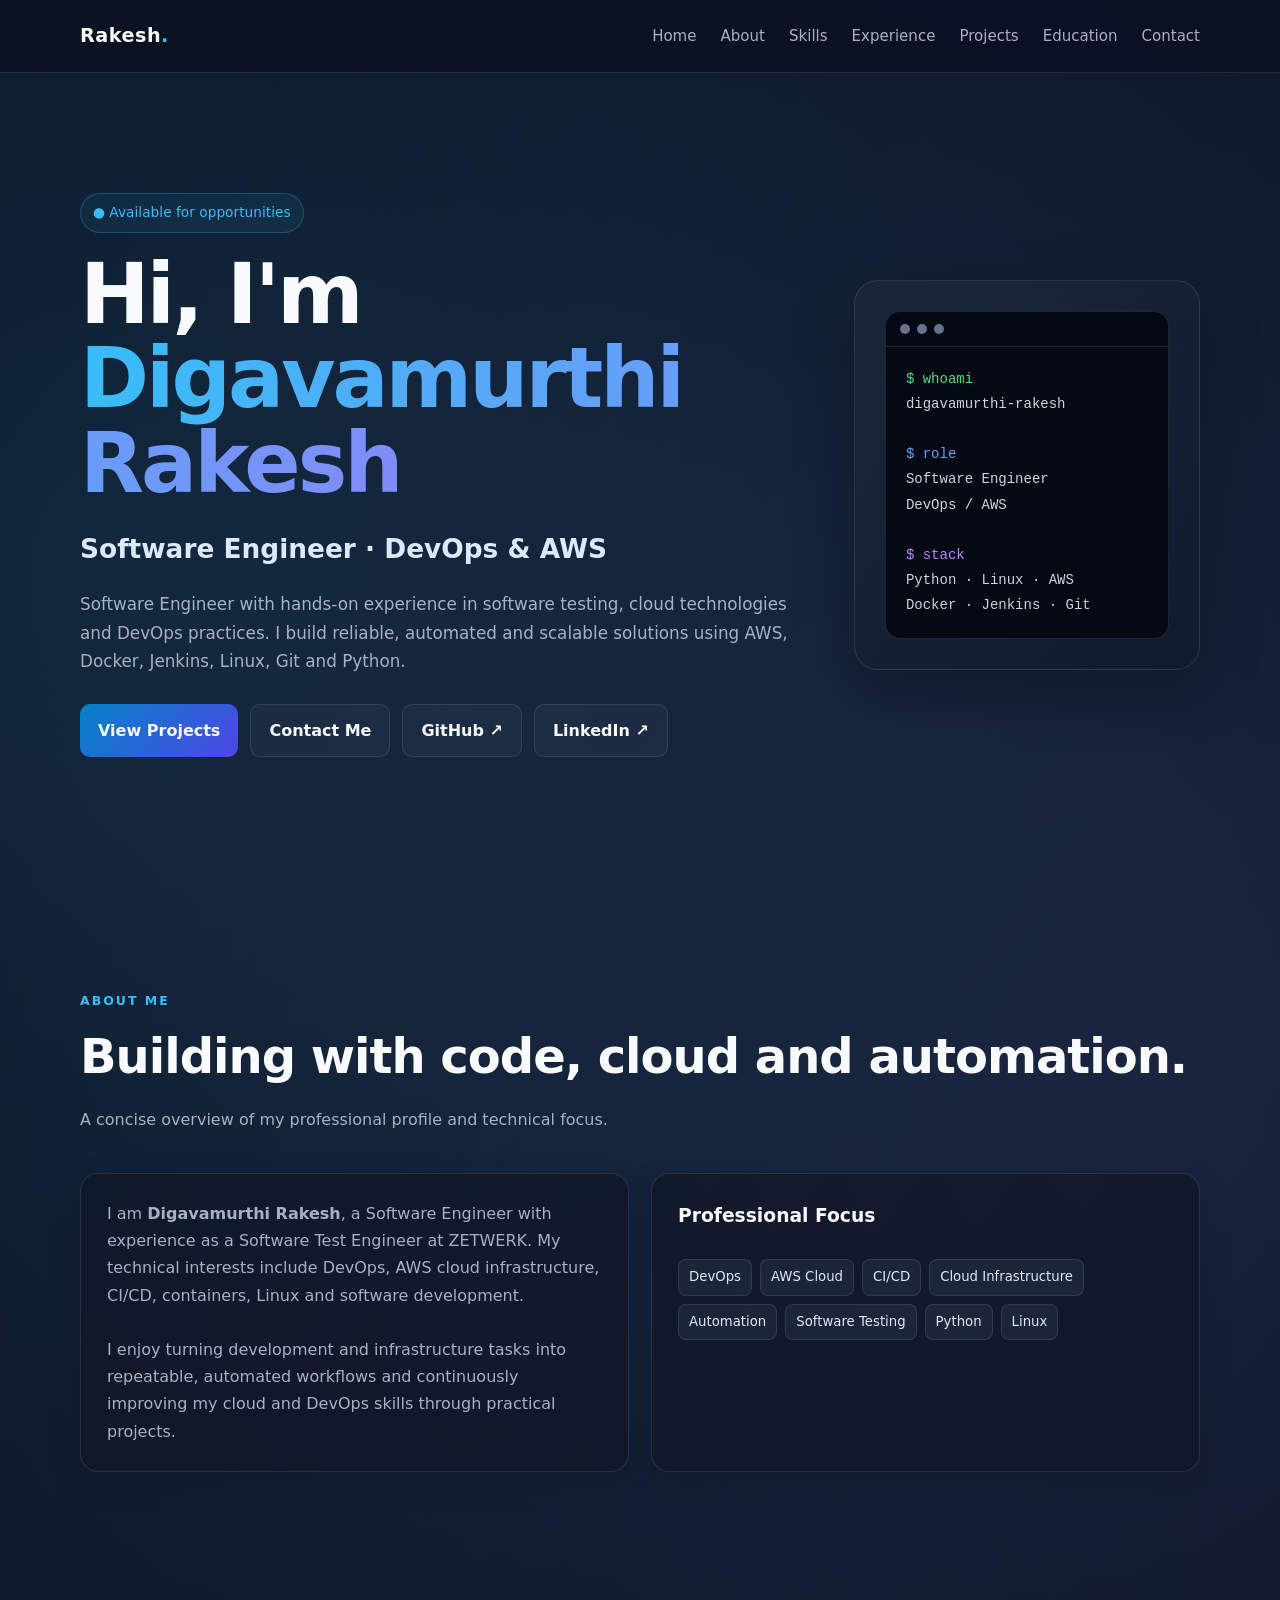
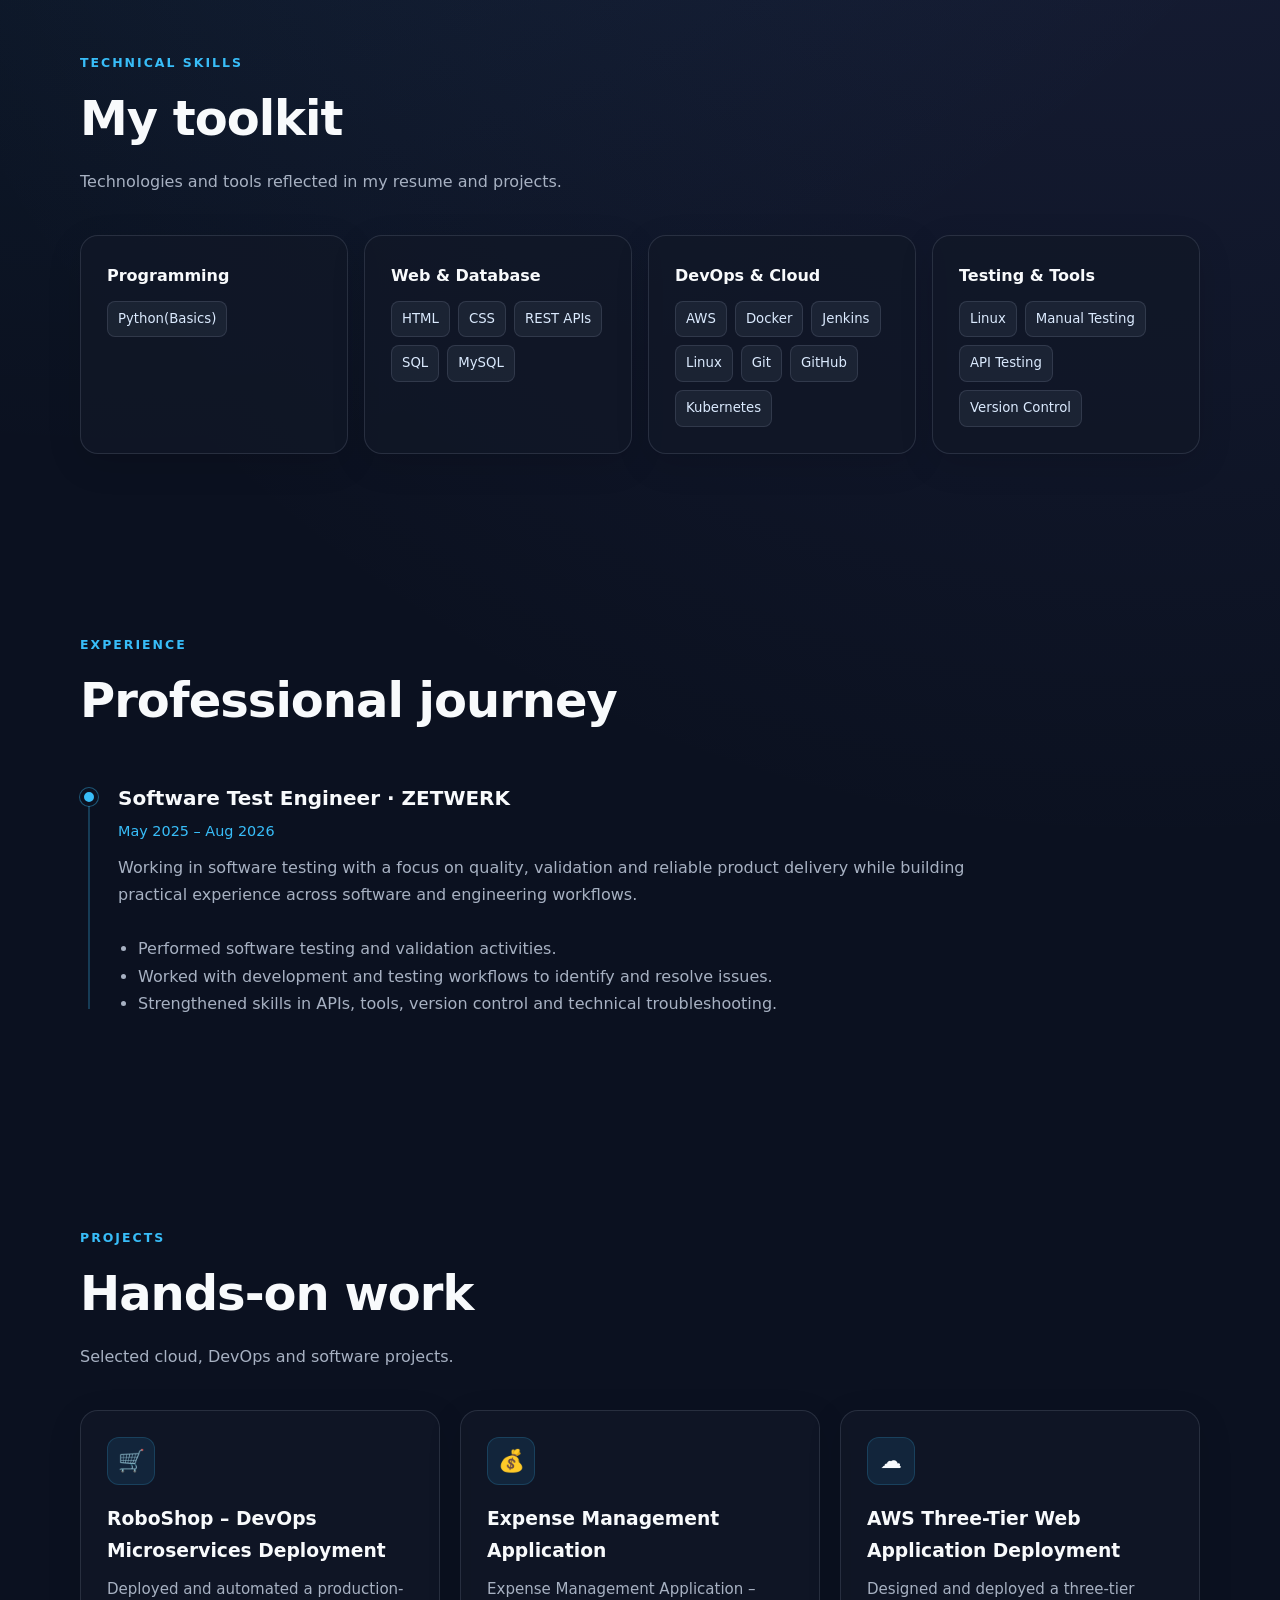
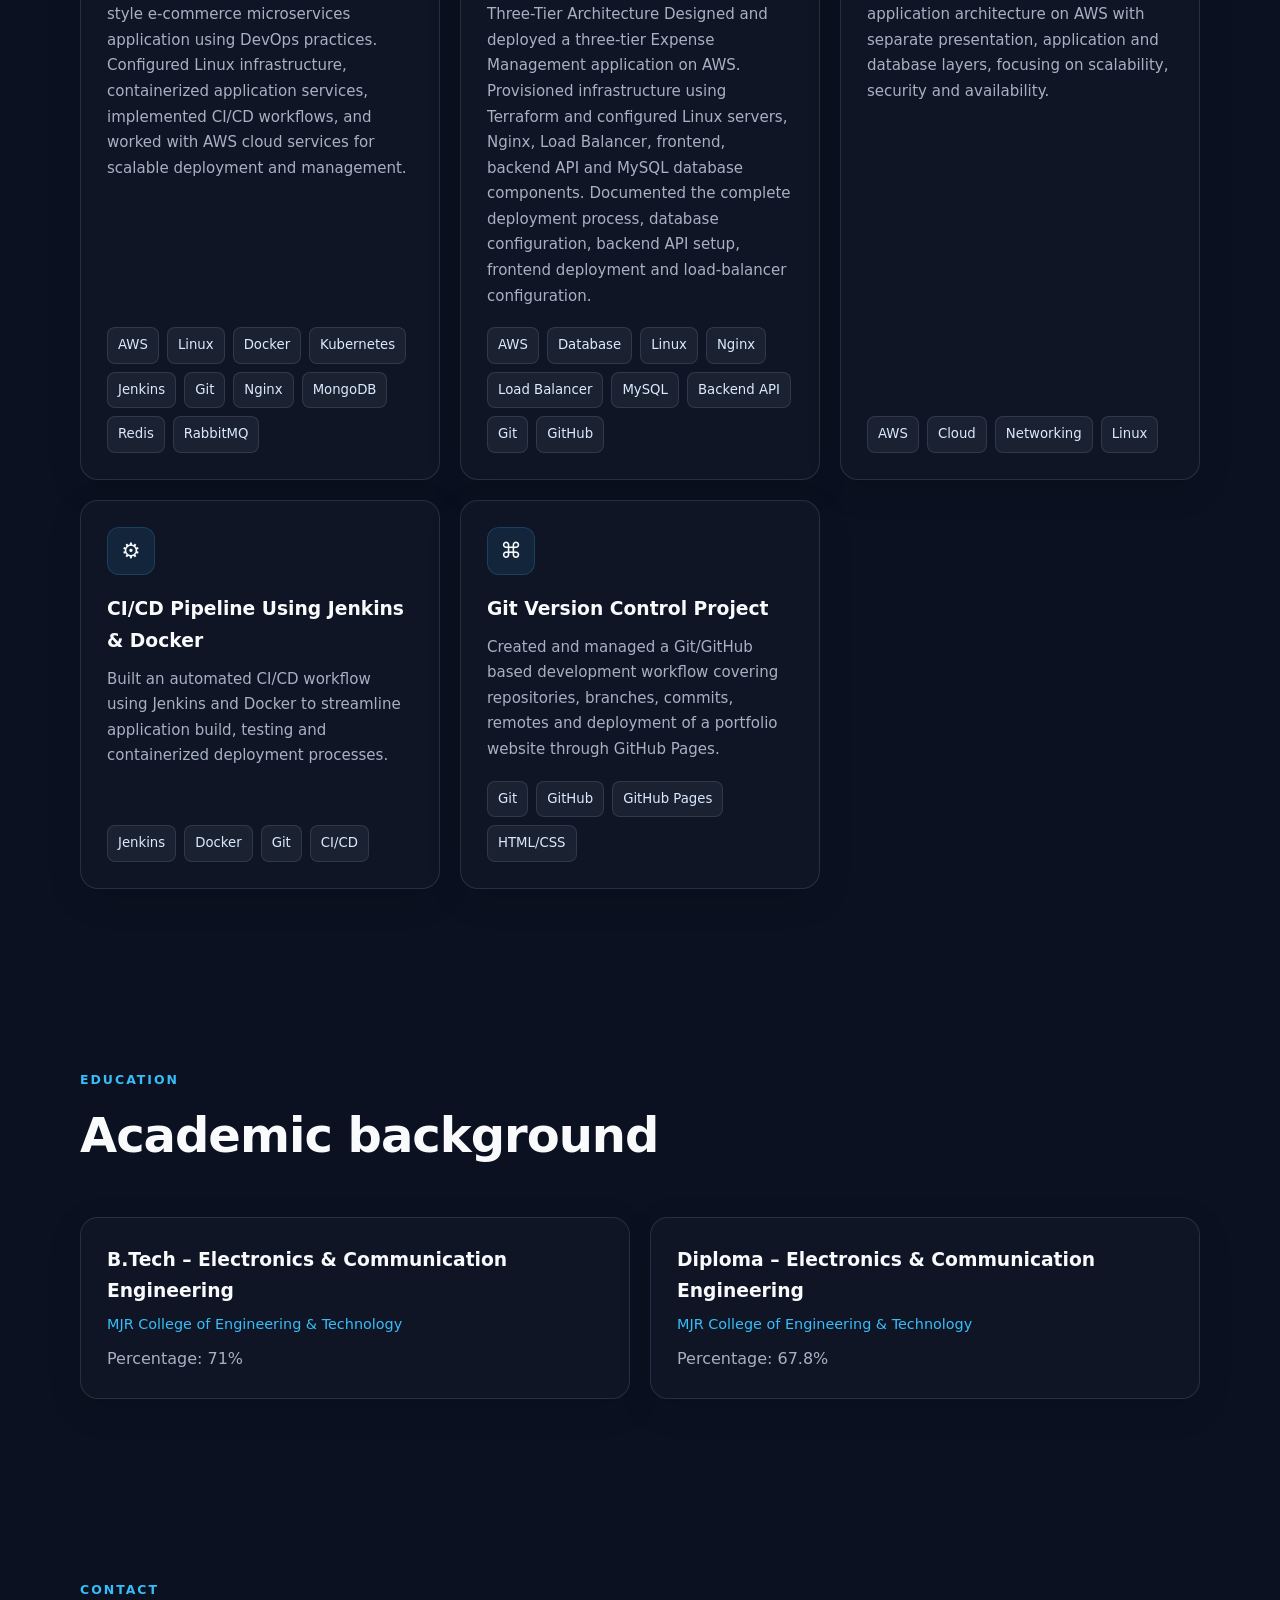
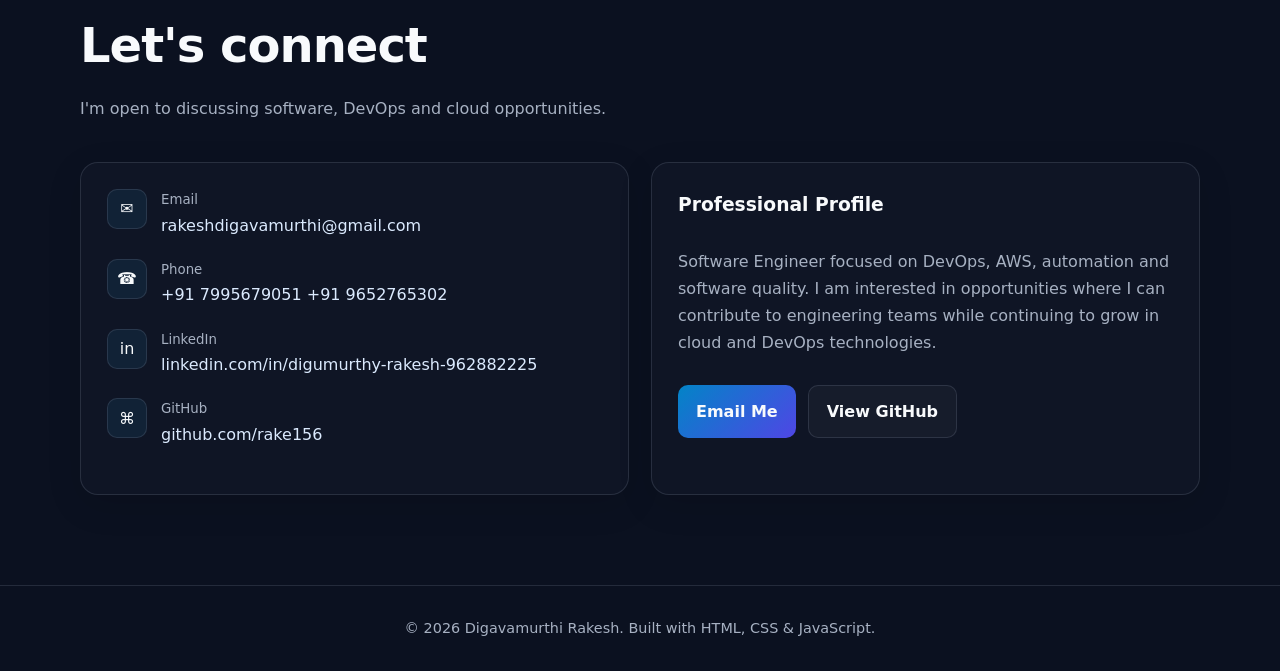
<file: index.html>
<!DOCTYPE html>
<html lang="en">
<head>
  <meta charset="UTF-8">
  <meta name="viewport" content="width=device-width, initial-scale=1.0">
  <meta name="description" content="Digavamurthi Rakesh - Software Engineer and DevOps/AWS professional portfolio">
  <meta name="keywords" content="Rakesh Digavamurthi, DevOps Engineer, AWS, Docker, Jenkins, Linux, Python, Software Engineer">
  <meta name="author" content="Digavamurthi Rakesh">
  <title>Rakesh Digavamurthi | Software Engineer | DevOps & AWS</title>

  <style>
    :root {
      --bg: #0b1120;
      --bg-soft: #111827;
      --card: rgba(17, 24, 39, 0.78);
      --text: #f8fafc;
      --muted: #a7b1c2;
      --accent: #38bdf8;
      --accent-2: #818cf8;
      --border: rgba(148, 163, 184, 0.18);
      --shadow: 0 20px 60px rgba(0,0,0,.28);
      --max: 1120px;
    }

    * { box-sizing: border-box; margin: 0; padding: 0; }
    html { scroll-behavior: smooth; }
    body {
      font-family: Inter, ui-sans-serif, system-ui, -apple-system, BlinkMacSystemFont, "Segoe UI", sans-serif;
      background:
        radial-gradient(circle at 10% 10%, rgba(56,189,248,.12), transparent 30%),
        radial-gradient(circle at 90% 20%, rgba(129,140,248,.12), transparent 30%),
        var(--bg);
      color: var(--text);
      line-height: 1.7;
    }

    a { color: inherit; text-decoration: none; }
    .container { width: min(92%, var(--max)); margin: auto; }

    /* Navigation */
    nav {
      position: fixed;
      top: 0;
      left: 0;
      width: 100%;
      z-index: 1000;
      background: rgba(11,17,32,.82);
      backdrop-filter: blur(16px);
      border-bottom: 1px solid var(--border);
    }

    .nav-inner {
      min-height: 72px;
      display: flex;
      align-items: center;
      justify-content: space-between;
      gap: 24px;
    }

    .logo {
      font-weight: 800;
      font-size: 1.2rem;
      letter-spacing: .5px;
    }

    .logo span { color: var(--accent); }

    .nav-links {
      display: flex;
      list-style: none;
      gap: 24px;
      align-items: center;
    }

    .nav-links a {
      color: var(--muted);
      font-size: .94rem;
      transition: .25s;
    }

    .nav-links a:hover { color: var(--text); }

    .menu-btn {
      display: none;
      border: 1px solid var(--border);
      background: transparent;
      color: var(--text);
      padding: 8px 11px;
      border-radius: 8px;
      cursor: pointer;
      font-size: 1.1rem;
    }

    /* Hero */
    .hero {
      min-height: 100vh;
      display: flex;
      align-items: center;
      padding: 120px 0 70px;
    }

    .hero-grid {
      display: grid;
      grid-template-columns: 1.35fr .65fr;
      gap: 55px;
      align-items: center;
    }

    .eyebrow {
      display: inline-flex;
      align-items: center;
      gap: 8px;
      color: var(--accent);
      border: 1px solid rgba(56,189,248,.25);
      background: rgba(56,189,248,.07);
      padding: 7px 12px;
      border-radius: 999px;
      font-size: .86rem;
      margin-bottom: 20px;
    }

    h1 {
      font-size: clamp(2.6rem, 7vw, 5.2rem);
      line-height: 1.02;
      letter-spacing: -3px;
      margin-bottom: 20px;
    }

    h1 span {
      background: linear-gradient(90deg, var(--accent), var(--accent-2));
      -webkit-background-clip: text;
      background-clip: text;
      color: transparent;
    }

    .hero h2 {
      color: #dbeafe;
      font-size: clamp(1.15rem, 2.5vw, 1.65rem);
      font-weight: 600;
      margin-bottom: 18px;
    }

    .hero p {
      color: var(--muted);
      max-width: 720px;
      font-size: 1.05rem;
    }

    .buttons {
      display: flex;
      flex-wrap: wrap;
      gap: 12px;
      margin-top: 28px;
    }

    .btn {
      display: inline-flex;
      align-items: center;
      justify-content: center;
      padding: 12px 18px;
      border-radius: 10px;
      border: 1px solid var(--border);
      font-weight: 700;
      transition: transform .2s, border-color .2s, background .2s;
    }

    .btn:hover { transform: translateY(-2px); border-color: rgba(56,189,248,.5); }
    .btn-primary {
      background: linear-gradient(135deg, #0284c7, #4f46e5);
      border: none;
    }
    .btn-secondary { background: rgba(255,255,255,.03); }

    .hero-card {
      padding: 30px;
      border: 1px solid var(--border);
      border-radius: 24px;
      background: linear-gradient(145deg, rgba(30,41,59,.75), rgba(15,23,42,.65));
      box-shadow: var(--shadow);
    }

    .terminal {
      border-radius: 15px;
      overflow: hidden;
      border: 1px solid var(--border);
      background: #050914;
    }

    .terminal-top {
      display: flex;
      gap: 7px;
      padding: 12px 14px;
      border-bottom: 1px solid var(--border);
    }

    .dot { width: 10px; height: 10px; border-radius: 50%; background: #64748b; }
    .terminal-body {
      padding: 20px;
      color: #cbd5e1;
      font: 14px/1.8 ui-monospace, SFMono-Regular, Menlo, Consolas, monospace;
    }
    .terminal-body .green { color: #4ade80; }
    .terminal-body .blue { color: #60a5fa; }
    .terminal-body .purple { color: #c084fc; }

    /* Sections */
    section { padding: 90px 0; }
    .section-title {
      margin-bottom: 40px;
    }

    .section-title .small {
      color: var(--accent);
      font-weight: 800;
      text-transform: uppercase;
      letter-spacing: 2px;
      font-size: .78rem;
    }

    .section-title h2 {
      font-size: clamp(2rem, 4vw, 3rem);
      margin-top: 5px;
      letter-spacing: -1px;
    }

    .section-title p {
      color: var(--muted);
      margin-top: 8px;
      max-width: 750px;
    }

    .about-grid, .contact-grid {
      display: grid;
      grid-template-columns: 1fr 1fr;
      gap: 22px;
    }

    .card {
      background: var(--card);
      border: 1px solid var(--border);
      border-radius: 18px;
      padding: 26px;
      box-shadow: 0 10px 35px rgba(0,0,0,.12);
    }

    .card p { color: var(--muted); }

    /* Skills */
    .skills-grid {
      display: grid;
      grid-template-columns: repeat(4, 1fr);
      gap: 16px;
    }

    .skill-card h3 {
      font-size: 1rem;
      margin-bottom: 12px;
    }

    .tags {
      display: flex;
      flex-wrap: wrap;
      gap: 8px;
    }

    .tag {
      padding: 6px 10px;
      border-radius: 8px;
      background: rgba(148,163,184,.09);
      border: 1px solid var(--border);
      color: #dbeafe;
      font-size: .83rem;
    }

    /* Experience */
    .timeline {
      position: relative;
      max-width: 900px;
    }

    .timeline::before {
      content: "";
      position: absolute;
      left: 8px;
      top: 8px;
      bottom: 8px;
      width: 2px;
      background: rgba(56,189,248,.25);
    }

    .timeline-item {
      position: relative;
      padding-left: 38px;
      margin-bottom: 30px;
    }

    .timeline-dot {
      position: absolute;
      left: 0;
      top: 7px;
      width: 18px;
      height: 18px;
      border-radius: 50%;
      background: var(--accent);
      border: 4px solid var(--bg);
      box-shadow: 0 0 0 1px rgba(56,189,248,.4);
    }

    .timeline-item h3 { font-size: 1.25rem; }
    .timeline-item .meta { color: var(--accent); margin: 4px 0 10px; font-size: .9rem; }
    .timeline-item p, .timeline-item li { color: var(--muted); }
    .timeline-item ul { padding-left: 20px; }

    /* Projects */
    .projects {
      display: grid;
      grid-template-columns: repeat(3, 1fr);
      gap: 20px;
    }

    .project {
      display: flex;
      flex-direction: column;
      min-height: 300px;
    }

    .project-icon {
      width: 48px;
      height: 48px;
      display: grid;
      place-items: center;
      border-radius: 12px;
      background: rgba(56,189,248,.1);
      border: 1px solid rgba(56,189,248,.18);
      font-size: 1.35rem;
      margin-bottom: 18px;
    }

    .project h3 { margin-bottom: 10px; }
    .project p { color: var(--muted); font-size: .94rem; flex: 1; }
    .project .tags { margin-top: 18px; }

    /* Education */
    .education {
      display: grid;
      grid-template-columns: 1fr 1fr;
      gap: 20px;
    }

    .education h3 { margin-bottom: 5px; }
    .education .meta { color: var(--accent); font-size: .9rem; margin-bottom: 8px; }
    .education p { color: var(--muted); }

    /* Contact */
    .contact-item {
      display: flex;
      gap: 14px;
      align-items: flex-start;
      margin-bottom: 20px;
    }

    .contact-icon {
      width: 40px;
      height: 40px;
      flex: 0 0 40px;
      display: grid;
      place-items: center;
      border-radius: 10px;
      background: rgba(56,189,248,.08);
      border: 1px solid var(--border);
    }

    .contact-item small { color: var(--muted); display: block; }
    .contact-item a { color: #dbeafe; word-break: break-word; }
    .contact-item a:hover { color: var(--accent); }

    footer {
      padding: 30px 0;
      border-top: 1px solid var(--border);
      color: var(--muted);
      text-align: center;
      font-size: .9rem;
    }

    .back-top {
      position: fixed;
      right: 22px;
      bottom: 22px;
      width: 42px;
      height: 42px;
      border-radius: 50%;
      display: grid;
      place-items: center;
      background: #111827;
      border: 1px solid var(--border);
      opacity: 0;
      pointer-events: none;
      transition: .25s;
    }

    .back-top.show { opacity: 1; pointer-events: auto; }

    @media (max-width: 900px) {
      .hero-grid, .about-grid, .contact-grid, .education { grid-template-columns: 1fr; }
      .skills-grid { grid-template-columns: repeat(2, 1fr); }
      .projects { grid-template-columns: 1fr; }
      .hero-card { max-width: 600px; }
    }

    @media (max-width: 700px) {
      .menu-btn { display: block; }
      .nav-links {
        display: none;
        position: absolute;
        top: 72px;
        left: 0;
        right: 0;
        padding: 18px 5%;
        flex-direction: column;
        align-items: flex-start;
        background: #0b1120;
        border-bottom: 1px solid var(--border);
      }
      .nav-links.open { display: flex; }
      .skills-grid { grid-template-columns: 1fr; }
      h1 { letter-spacing: -2px; }
    }
  </style>
</head>

<body>

  <nav>
    <div class="container nav-inner">
      <a class="logo" href="#home">Rakesh<span>.</span></a>

      <button class="menu-btn" id="menuBtn" aria-label="Open navigation">☰</button>

      <ul class="nav-links" id="navLinks">
        <li><a href="#home">Home</a></li>
        <li><a href="#about">About</a></li>
        <li><a href="#skills">Skills</a></li>
        <li><a href="#experience">Experience</a></li>
        <li><a href="#projects">Projects</a></li>
        <li><a href="#education">Education</a></li>
        <li><a href="#contact">Contact</a></li>
      </ul>
    </div>
  </nav>

  <main>

    <!-- HERO -->
    <section class="hero" id="home">
      <div class="container hero-grid">
        <div>
          <div class="eyebrow">● Available for opportunities</div>

          <h1>Hi, I'm <span>Digavamurthi Rakesh</span></h1>

          <h2>Software Engineer · DevOps & AWS</h2>

          <p>
            Software Engineer with hands-on experience in software testing,
            cloud technologies and DevOps practices. I build reliable,
            automated and scalable solutions using AWS, Docker, Jenkins,
            Linux, Git and Python.
          </p>

          <div class="buttons">
            <a class="btn btn-primary" href="#projects">View Projects</a>
            <a class="btn btn-secondary" href="#contact">Contact Me</a>
            <a class="btn btn-secondary" href="https://github.com/rake156" target="_blank" rel="noopener">GitHub ↗</a>
            <a class="btn btn-secondary" href="https://www.linkedin.com/in/digumurthy-rakesh-962882225/" target="_blank" rel="noopener">LinkedIn ↗</a>
          </div>
        </div>

        <div class="hero-card">
          <div class="terminal">
            <div class="terminal-top">
              <span class="dot"></span>
              <span class="dot"></span>
              <span class="dot"></span>
            </div>
            <div class="terminal-body">
              <div><span class="green">$ whoami</span></div>
              <div>digavamurthi-rakesh</div>
              <br>
              <div><span class="blue">$ role</span></div>
              <div>Software Engineer</div>
              <div>DevOps / AWS</div>
              <br>
              <div><span class="purple">$ stack</span></div>
              <div>Python · Linux · AWS</div>
              <div>Docker · Jenkins · Git</div>
            </div>
          </div>
        </div>
      </div>
    </section>

    <!-- ABOUT -->
    <section id="about">
      <div class="container">
        <div class="section-title">
          <div class="small">About Me</div>
          <h2>Building with code, cloud and automation.</h2>
          <p>A concise overview of my professional profile and technical focus.</p>
        </div>

        <div class="about-grid">
          <div class="card">
            <p>
              I am <strong>Digavamurthi Rakesh</strong>, a Software Engineer
              with experience as a Software Test Engineer at ZETWERK. My
              technical interests include DevOps, AWS cloud infrastructure,
              CI/CD, containers, Linux and software development.
            </p>
            <br>
            <p>
              I enjoy turning development and infrastructure tasks into
              repeatable, automated workflows and continuously improving my
              cloud and DevOps skills through practical projects.
            </p>
          </div>

          <div class="card">
            <h3>Professional Focus</h3>
            <br>
            <div class="tags">
              <span class="tag">DevOps</span>
              <span class="tag">AWS Cloud</span>
              <span class="tag">CI/CD</span>
              <span class="tag">Cloud Infrastructure</span>
              <span class="tag">Automation</span>
              <span class="tag">Software Testing</span>
              <span class="tag">Python</span>
              <span class="tag">Linux</span>
            </div>
          </div>
        </div>
      </div>
    </section>

    <!-- SKILLS -->
    <section id="skills">
      <div class="container">
        <div class="section-title">
          <div class="small">Technical Skills</div>
          <h2>My toolkit</h2>
          <p>Technologies and tools reflected in my resume and projects.</p>
        </div>

        <div class="skills-grid">
          <div class="card skill-card">
            <h3>Programming</h3>
            <div class="tags">
              <span class="tag">Python(Basics)</span>
            </div>
          </div>

          <div class="card skill-card">
            <h3>Web & Database</h3>
            <div class="tags">
              <span class="tag">HTML</span>
              <span class="tag">CSS</span>
              <span class="tag">REST APIs</span>
              <span class="tag">SQL</span>
              <span class="tag">MySQL</span>
            </div>
          </div>

          <div class="card skill-card">
            <h3>DevOps & Cloud</h3>
            <div class="tags">
              <span class="tag">AWS</span>
              <span class="tag">Docker</span>
              <span class="tag">Jenkins</span>
              <span class="tag">Linux</span>
              <span class="tag">Git</span>
              <span class="tag">GitHub</span>
              <span class="tag">Kubernetes</span>
            </div>
          </div>

          <div class="card skill-card">
            <h3>Testing & Tools</h3>
            <div class="tags">
              <span class="tag">Linux</span>
              <span class="tag">Manual Testing</span>
              <span class="tag">API Testing</span>
              <span class="tag">Version Control</span>
            </div>
          </div>
        </div>
      </div>
    </section>

    <!-- EXPERIENCE -->
    <section id="experience">
      <div class="container">
        <div class="section-title">
          <div class="small">Experience</div>
          <h2>Professional journey</h2>
        </div>

        <div class="timeline">
          <div class="timeline-item">
            <div class="timeline-dot"></div>
            <h3>Software Test Engineer · ZETWERK</h3>
            <div class="meta">May 2025 – Aug 2026</div>
            <p>
              Working in software testing with a focus on quality,
              validation and reliable product delivery while building
              practical experience across software and engineering workflows.
            </p>
            <br>
            <ul>
              <li>Performed software testing and validation activities.</li>
              <li>Worked with development and testing workflows to identify and resolve issues.</li>
              <li>Strengthened skills in APIs, tools, version control and technical troubleshooting.</li>
            </ul>
          </div>
        </div>
      </div>
    </section>

    <!-- PROJECTS -->
    <section id="projects">
      <div class="container">
        <div class="section-title">
          <div class="small">Projects</div>
          <h2>Hands-on work</h2>
          <p>Selected cloud, DevOps and software projects.</p>
        </div>

        <div class="projects">

          <article class="card project">
  <div class="project-icon">🛒</div>

  <h3>RoboShop – DevOps Microservices Deployment</h3>

  <p>
    Deployed and automated a production-style e-commerce microservices
    application using DevOps practices. Configured Linux infrastructure,
    containerized application services, implemented CI/CD workflows, and
    worked with AWS cloud services for scalable deployment and management.
  </p>

  <div class="tags">
    <span class="tag">AWS</span>
    <span class="tag">Linux</span>
    <span class="tag">Docker</span>
    <span class="tag">Kubernetes</span>
    <span class="tag">Jenkins</span>
    <span class="tag">Git</span>
    <span class="tag">Nginx</span>
    <span class="tag">MongoDB</span>
    <span class="tag">Redis</span>
    <span class="tag">RabbitMQ</span>
  </div>
</article>
            <article class="card project">
                <div class="project-icon">💰</div>
     
    <h3>Expense Management Application</h3>

    <p>
       Expense Management Application – Three-Tier Architecture

Designed and deployed a three-tier Expense Management application on AWS.
Provisioned infrastructure using Terraform and configured Linux servers,
Nginx, Load Balancer, frontend, backend API and MySQL database components.
Documented the complete deployment process, database configuration,
backend API setup, frontend deployment and load-balancer configuration.
    </p>

    <div class="tags">
        <span class="tag">AWS</span>
        <span class="tag">Database</span>
        <span class="tag">Linux</span>
        <span class="tag">Nginx</span>
        <span class="tag">Load Balancer</span>
        <span class="tag">MySQL</span>
        <span class="tag">Backend API</span>
        <span class="tag">Git</span>
        <span class="tag">GitHub</span>
    </div>
</article>

          <article class="card project">
            <div class="project-icon">☁</div>
            <h3>AWS Three-Tier Web Application Deployment</h3>
            <p>
              Designed and deployed a three-tier application architecture on
              AWS with separate presentation, application and database layers,
              focusing on scalability, security and availability.
            </p>
            <div class="tags">
              <span class="tag">AWS</span>
              <span class="tag">Cloud</span>
              <span class="tag">Networking</span>
              <span class="tag">Linux</span>
            </div>
          </article>

          <article class="card project">
            <div class="project-icon">⚙</div>
            <h3>CI/CD Pipeline Using Jenkins & Docker</h3>
            <p>
              Built an automated CI/CD workflow using Jenkins and Docker to
              streamline application build, testing and containerized
              deployment processes.
            </p>
            <div class="tags">
              <span class="tag">Jenkins</span>
              <span class="tag">Docker</span>
              <span class="tag">Git</span>
              <span class="tag">CI/CD</span>
            </div>
          </article>

          <article class="card project">
            <div class="project-icon">⌘</div>
            <h3>Git Version Control Project</h3>
            <p>
              Created and managed a Git/GitHub based development workflow
              covering repositories, branches, commits, remotes and deployment
              of a portfolio website through GitHub Pages.
            </p>
            <div class="tags">
              <span class="tag">Git</span>
              <span class="tag">GitHub</span>
              <span class="tag">GitHub Pages</span>
              <span class="tag">HTML/CSS</span>
            </div>
          </article>

        </div>
      </div>
    </section>

    <!-- EDUCATION -->
    <section id="education">
      <div class="container">
        <div class="section-title">
          <div class="small">Education</div>
          <h2>Academic background</h2>
        </div>

        <div class="education">
          <div class="card">
            <h3>B.Tech – Electronics & Communication Engineering</h3>
            <div class="meta">MJR College of Engineering & Technology</div>
            <p>Percentage: 71%</p>
          </div>

          <div class="card">
            <h3>Diploma – Electronics & Communication Engineering</h3>
            <div class="meta">MJR College of Engineering & Technology</div>
            <p>Percentage: 67.8%</p>
          </div>
        </div>
      </div>
    </section>

    <!-- CONTACT -->
    <section id="contact">
      <div class="container">
        <div class="section-title">
          <div class="small">Contact</div>
          <h2>Let's connect</h2>
          <p>I'm open to discussing software, DevOps and cloud opportunities.</p>
        </div>

        <div class="contact-grid">
          <div class="card">
            <div class="contact-item">
              <div class="contact-icon">✉</div>
              <div>
                <small>Email</small>
                <a href="mailto:rakeshdigavamurthi@gmail.com">rakeshdigavamurthi@gmail.com</a>
              </div>
            </div>

            <div class="contact-item">
              <div class="contact-icon">☎</div>
              <div>
                <small>Phone</small>
                <a href="tel:+917995679051">+91 7995679051</a>
                <a href="tel:+919652765302">+91 9652765302</a>
              </div>
            </div>

            <div class="contact-item">
              <div class="contact-icon">in</div>
              <div>
                <small>LinkedIn</small>
                <a href="https://www.linkedin.com/in/digumurthy-rakesh-962882225/" target="_blank" rel="noopener">
                  linkedin.com/in/digumurthy-rakesh-962882225
                </a>
              </div>
            </div>

            <div class="contact-item">
              <div class="contact-icon">⌘</div>
              <div>
                <small>GitHub</small>
                <a href="https://github.com/rake156" target="_blank" rel="noopener">
                  github.com/rake156
                </a>
              </div>
            </div>
          </div>

          <div class="card">
            <h3>Professional Profile</h3>
            <br>
            <p>
              Software Engineer focused on DevOps, AWS, automation and
              software quality. I am interested in opportunities where I can
              contribute to engineering teams while continuing to grow in
              cloud and DevOps technologies.
            </p>
            <div class="buttons">
              <a class="btn btn-primary" href="mailto:rakeshdigavamurthi@gmail.com">Email Me</a>
              <a class="btn btn-secondary" href="https://github.com/rake156" target="_blank" rel="noopener">View GitHub</a>
            </div>
          </div>
        </div>
      </div>
    </section>

  </main>

  <footer>
    <div class="container">
      © <span id="year"></span> Digavamurthi Rakesh. Built with HTML, CSS & JavaScript.
    </div>
  </footer>

  <a href="#home" class="back-top" id="backTop" aria-label="Back to top">↑</a>

  <script>
    const menuBtn = document.getElementById("menuBtn");
    const navLinks = document.getElementById("navLinks");
    const backTop = document.getElementById("backTop");

    menuBtn.addEventListener("click", () => {
      navLinks.classList.toggle("open");
    });

    document.querySelectorAll(".nav-links a").forEach(link => {
      link.addEventListener("click", () => navLinks.classList.remove("open"));
    });

    window.addEventListener("scroll", () => {
      backTop.classList.toggle("show", window.scrollY > 500);
    });

    document.getElementById("year").textContent = new Date().getFullYear();
  </script>

</body>
</html>
</file>
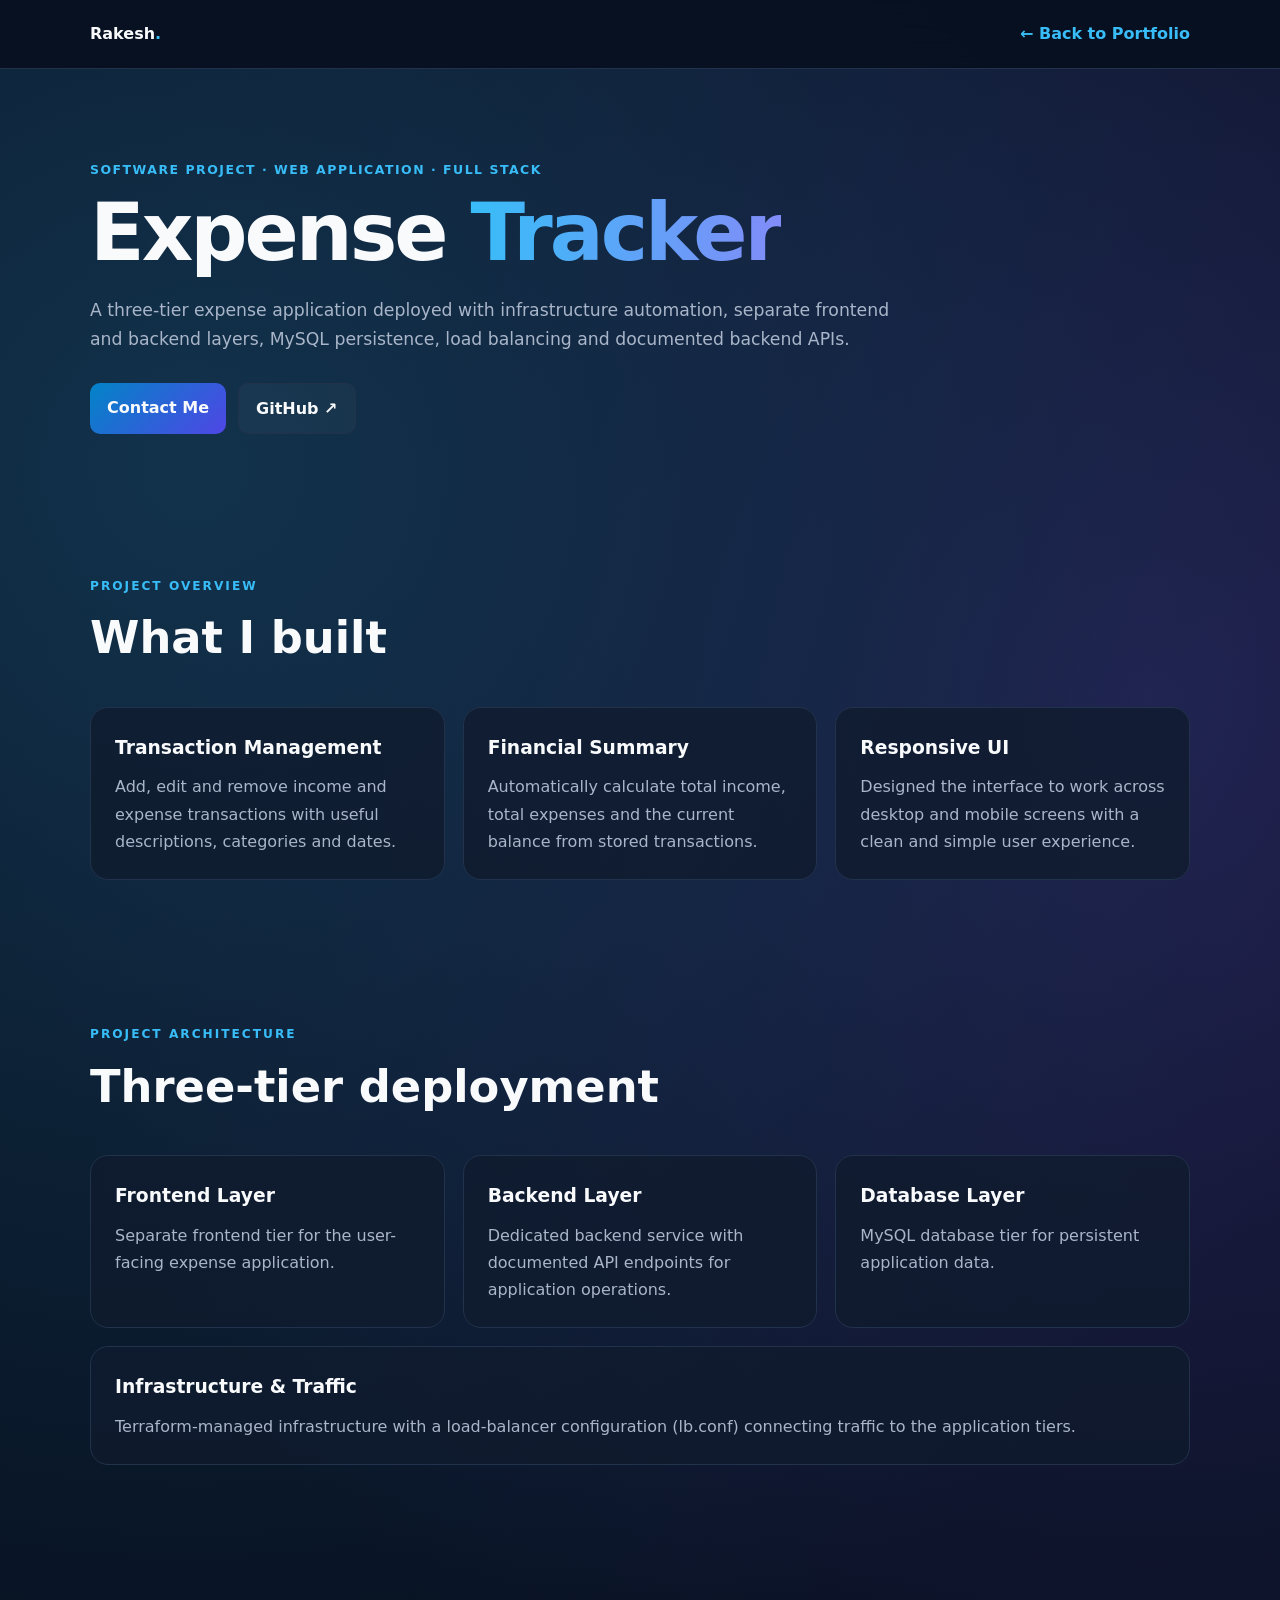
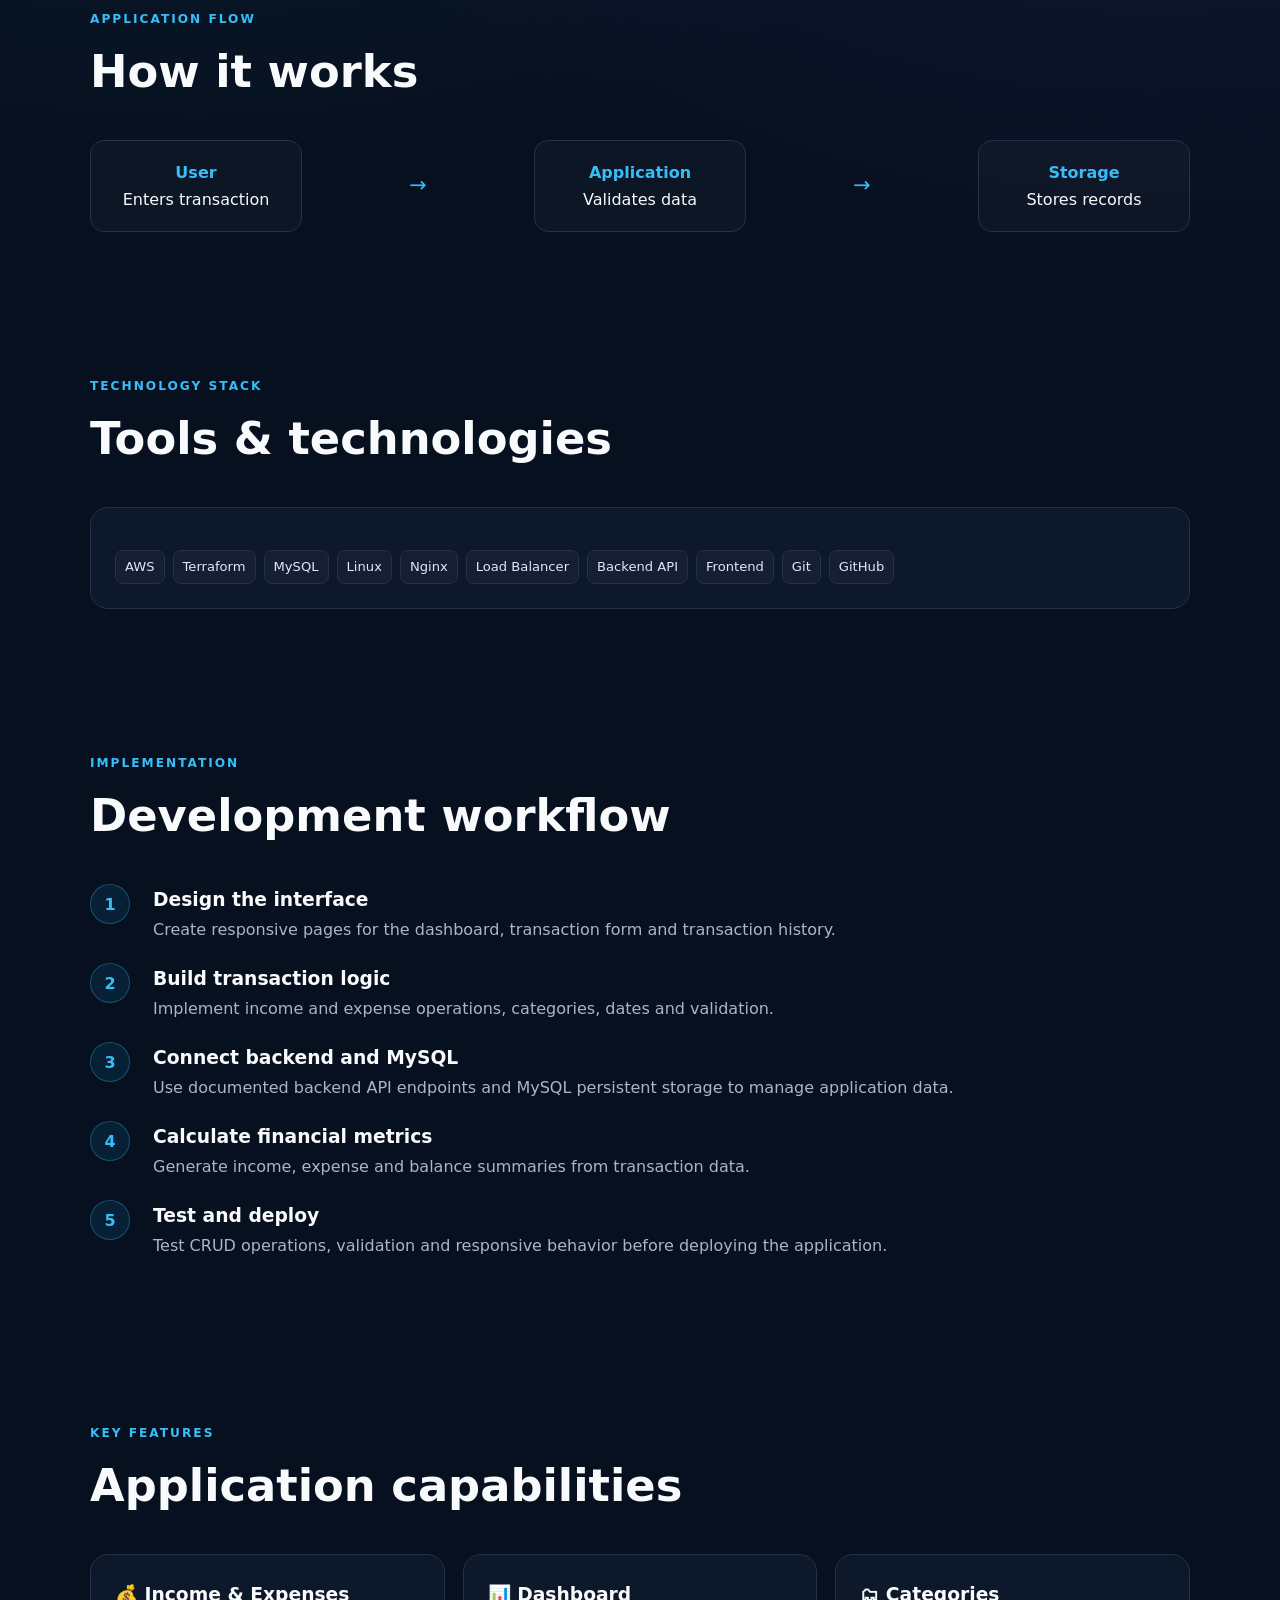
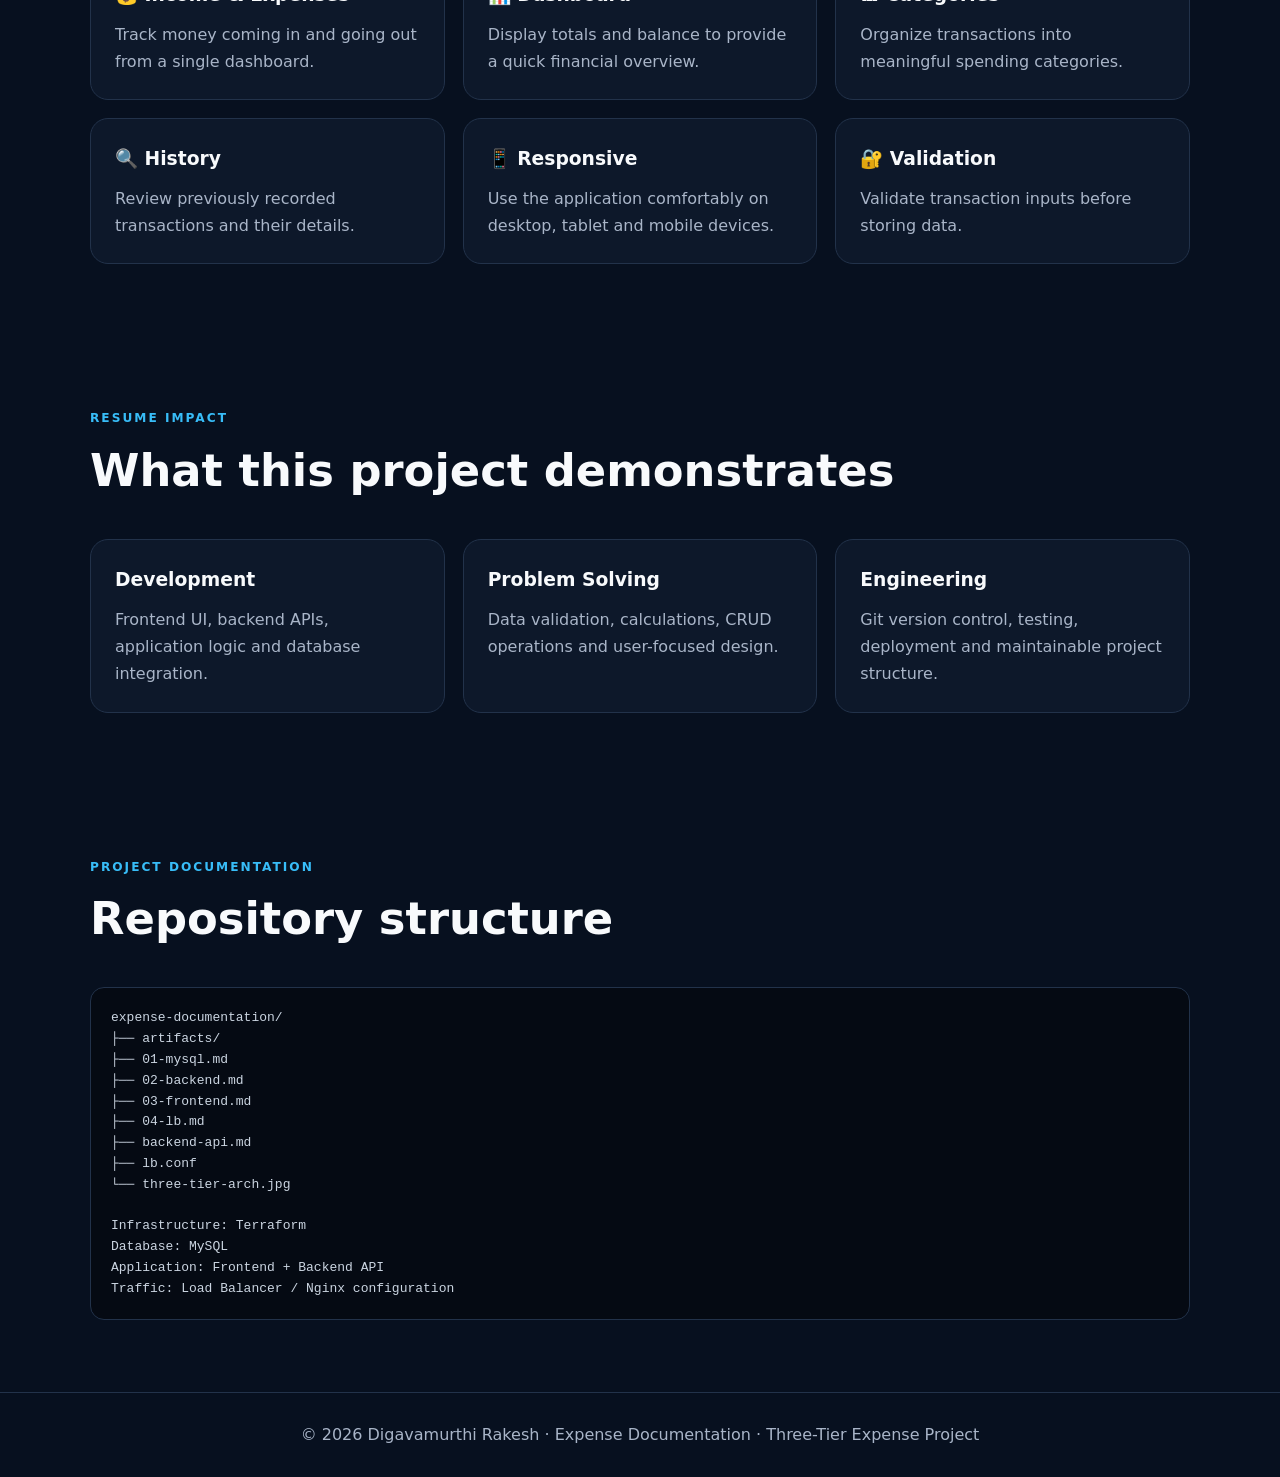
<file: expense.html>
<!DOCTYPE html>
<html lang="en">
<head>
<meta charset="UTF-8">
<meta name="viewport" content="width=device-width, initial-scale=1.0">
<meta name="description" content="Expense Tracker - Software Development Project by Digavamurthi Rakesh">
<title>Expense Tracker | Software Project | Rakesh</title>
<style>
:root{--bg:#07101f;--card:#101b2e;--text:#f8fafc;--muted:#a9b5c8;--accent:#38bdf8;--accent2:#818cf8;--border:#22324a;--max:1100px}
*{box-sizing:border-box;margin:0;padding:0}html{scroll-behavior:smooth}
body{font-family:Inter,system-ui,sans-serif;background:radial-gradient(circle at 15% 10%,#12324c 0,transparent 30%),radial-gradient(circle at 90% 15%,#242052 0,transparent 28%),var(--bg);color:var(--text);line-height:1.7}
a{color:inherit;text-decoration:none}.container{width:min(92%,var(--max));margin:auto}
nav{position:sticky;top:0;z-index:10;background:#07101fe8;backdrop-filter:blur(14px);border-bottom:1px solid var(--border)}
.nav{min-height:68px;display:flex;justify-content:space-between;align-items:center}.logo{font-weight:800}.logo span{color:var(--accent)}nav a:last-child{color:var(--accent);font-weight:700}
.hero{padding:90px 0 70px}.eyebrow{color:var(--accent);font-weight:800;letter-spacing:1.5px;text-transform:uppercase;font-size:.78rem}
h1{font-size:clamp(2.5rem,7vw,5rem);line-height:1.02;letter-spacing:-3px;margin:12px 0 22px}h1 span{background:linear-gradient(90deg,var(--accent),var(--accent2));background-clip:text;-webkit-background-clip:text;color:transparent}
.lead{max-width:800px;color:var(--muted);font-size:1.08rem}.buttons{display:flex;gap:12px;flex-wrap:wrap;margin-top:28px}.btn{padding:11px 17px;border-radius:10px;border:1px solid var(--border);font-weight:700}.primary{background:linear-gradient(135deg,#0284c7,#4f46e5);border:0}.secondary{background:#ffffff08}
section{padding:72px 0}.title{margin-bottom:30px}.small{color:var(--accent);font-weight:800;text-transform:uppercase;letter-spacing:2px;font-size:.76rem}h2{font-size:clamp(1.9rem,4vw,2.8rem);margin-top:4px}
.grid{display:grid;grid-template-columns:repeat(3,1fr);gap:18px}.card{background:#101b2ecc;border:1px solid var(--border);border-radius:18px;padding:24px}.card h3{margin-bottom:10px}.card p{color:var(--muted)}
.tags{display:flex;flex-wrap:wrap;gap:8px;margin-top:18px}.tag{padding:5px 9px;border-radius:8px;background:#ffffff08;border:1px solid var(--border);font-size:.82rem;color:#dbeafe}
.flow{display:grid;grid-template-columns:repeat(5,1fr);gap:10px;align-items:center}.service{padding:18px;text-align:center;border:1px solid var(--border);background:#ffffff06;border-radius:14px}.service strong{display:block;color:var(--accent)}.arrow{text-align:center;color:var(--accent);font-size:1.3rem}
.step{display:grid;grid-template-columns:48px 1fr;gap:15px;margin-bottom:20px}.num{width:40px;height:40px;border-radius:50%;display:grid;place-items:center;background:#0ea5e91c;border:1px solid #38bdf84d;color:var(--accent);font-weight:800}.step p{color:var(--muted)}
pre{overflow:auto;background:#050a13;border:1px solid var(--border);border-radius:14px;padding:20px;color:#cbd5e1;line-height:1.6}
footer{padding:28px 0;border-top:1px solid var(--border);color:var(--muted);text-align:center}
@media(max-width:800px){.grid{grid-template-columns:1fr}.flow{grid-template-columns:1fr}.arrow{transform:rotate(90deg)}}
</style>
</head>
<body>
<nav><div class="container nav"><a class="logo" href="index.html">Rakesh<span>.</span></a><a href="index.html">← Back to Portfolio</a></div></nav>

<header class="hero"><div class="container">
<div class="eyebrow">Software Project · Web Application · Full Stack</div>
<h1>Expense <span>Tracker</span></h1>
<p class="lead">A three-tier expense application deployed with infrastructure automation, separate frontend and backend layers, MySQL persistence, load balancing and documented backend APIs.</p>
<div class="buttons"><a class="btn primary" href="index.html#contact">Contact Me</a><a class="btn secondary" href="https://github.com/rake156" target="_blank" rel="noopener">GitHub ↗</a></div>
</div></header>

<section><div class="container"><div class="title"><div class="small">Project Overview</div><h2>What I built</h2></div>
<div class="grid">
<div class="card"><h3>Transaction Management</h3><p>Add, edit and remove income and expense transactions with useful descriptions, categories and dates.</p></div>
<div class="card"><h3>Financial Summary</h3><p>Automatically calculate total income, total expenses and the current balance from stored transactions.</p></div>
<div class="card"><h3>Responsive UI</h3><p>Designed the interface to work across desktop and mobile screens with a clean and simple user experience.</p></div>
</div></div></section>

<section><div class="container"><div class="title"><div class="small">Project Architecture</div><h2>Three-tier deployment</h2></div>
<div class="grid">
<div class="card"><h3>Frontend Layer</h3><p>Separate frontend tier for the user-facing expense application.</p></div>
<div class="card"><h3>Backend Layer</h3><p>Dedicated backend service with documented API endpoints for application operations.</p></div>
<div class="card"><h3>Database Layer</h3><p>MySQL database tier for persistent application data.</p></div>
</div>
<div style="height:18px"></div>
<div class="card"><h3>Infrastructure & Traffic</h3><p>Terraform-managed infrastructure with a load-balancer configuration (lb.conf) connecting traffic to the application tiers.</p></div>
</div></section>

<section><div class="container"><div class="title"><div class="small">Application Flow</div><h2>How it works</h2></div>
<div class="flow">
<div class="service"><strong>User</strong>Enters transaction</div><div class="arrow">→</div>
<div class="service"><strong>Application</strong>Validates data</div><div class="arrow">→</div>
<div class="service"><strong>Storage</strong>Stores records</div>
</div></div></section>

<section><div class="container"><div class="title"><div class="small">Technology Stack</div><h2>Tools & technologies</h2></div>
<div class="card"><div class="tags">
<span class="tag">AWS</span><span class="tag">Terraform</span><span class="tag">MySQL</span><span class="tag">Linux</span><span class="tag">Nginx</span><span class="tag">Load Balancer</span><span class="tag">Backend API</span><span class="tag">Frontend</span><span class="tag">Git</span><span class="tag">GitHub</span>
</div></div></div></section>

<section><div class="container"><div class="title"><div class="small">Implementation</div><h2>Development workflow</h2></div>
<div class="step"><div class="num">1</div><div><h3>Design the interface</h3><p>Create responsive pages for the dashboard, transaction form and transaction history.</p></div></div>
<div class="step"><div class="num">2</div><div><h3>Build transaction logic</h3><p>Implement income and expense operations, categories, dates and validation.</p></div></div>
<div class="step"><div class="num">3</div><div><h3>Connect backend and MySQL</h3><p>Use documented backend API endpoints and MySQL persistent storage to manage application data.</p></div></div>
<div class="step"><div class="num">4</div><div><h3>Calculate financial metrics</h3><p>Generate income, expense and balance summaries from transaction data.</p></div></div>
<div class="step"><div class="num">5</div><div><h3>Test and deploy</h3><p>Test CRUD operations, validation and responsive behavior before deploying the application.</p></div></div>
</div></section>

<section><div class="container"><div class="title"><div class="small">Key Features</div><h2>Application capabilities</h2></div>
<div class="grid">
<div class="card"><h3>💰 Income & Expenses</h3><p>Track money coming in and going out from a single dashboard.</p></div>
<div class="card"><h3>📊 Dashboard</h3><p>Display totals and balance to provide a quick financial overview.</p></div>
<div class="card"><h3>🗂 Categories</h3><p>Organize transactions into meaningful spending categories.</p></div>
<div class="card"><h3>🔍 History</h3><p>Review previously recorded transactions and their details.</p></div>
<div class="card"><h3>📱 Responsive</h3><p>Use the application comfortably on desktop, tablet and mobile devices.</p></div>
<div class="card"><h3>🔐 Validation</h3><p>Validate transaction inputs before storing data.</p></div>
</div></div></section>

<section><div class="container"><div class="title"><div class="small">Resume Impact</div><h2>What this project demonstrates</h2></div>
<div class="grid">
<div class="card"><h3>Development</h3><p>Frontend UI, backend APIs, application logic and database integration.</p></div>
<div class="card"><h3>Problem Solving</h3><p>Data validation, calculations, CRUD operations and user-focused design.</p></div>
<div class="card"><h3>Engineering</h3><p>Git version control, testing, deployment and maintainable project structure.</p></div>
</div></div></section>

<section><div class="container"><div class="title"><div class="small">Project Documentation</div><h2>Repository structure</h2></div>
<pre>expense-documentation/
├── artifacts/
├── 01-mysql.md
├── 02-backend.md
├── 03-frontend.md
├── 04-lb.md
├── backend-api.md
├── lb.conf
└── three-tier-arch.jpg

Infrastructure: Terraform
Database: MySQL
Application: Frontend + Backend API
Traffic: Load Balancer / Nginx configuration</pre></div></section>

<footer><div class="container">© 2026 Digavamurthi Rakesh · Expense Documentation · Three-Tier Expense Project</div></footer>
</body>
</html>
</file>
